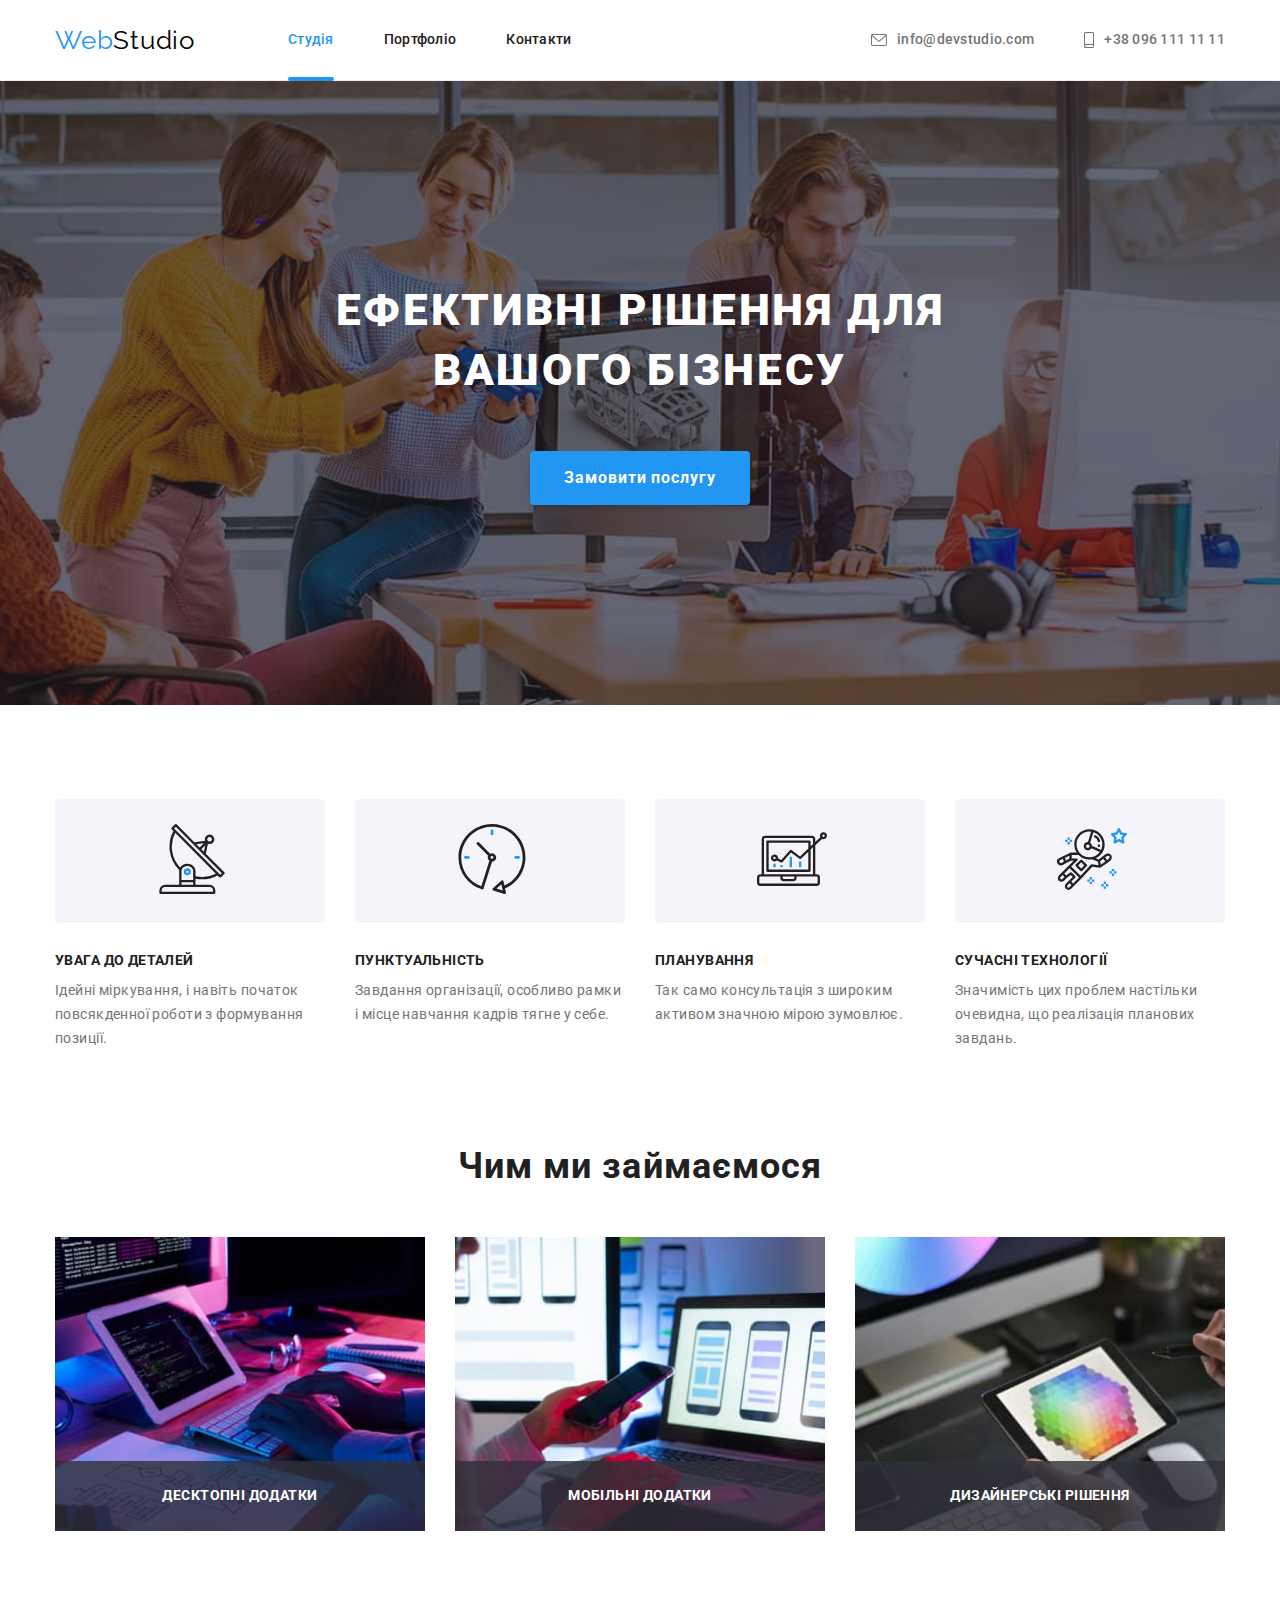
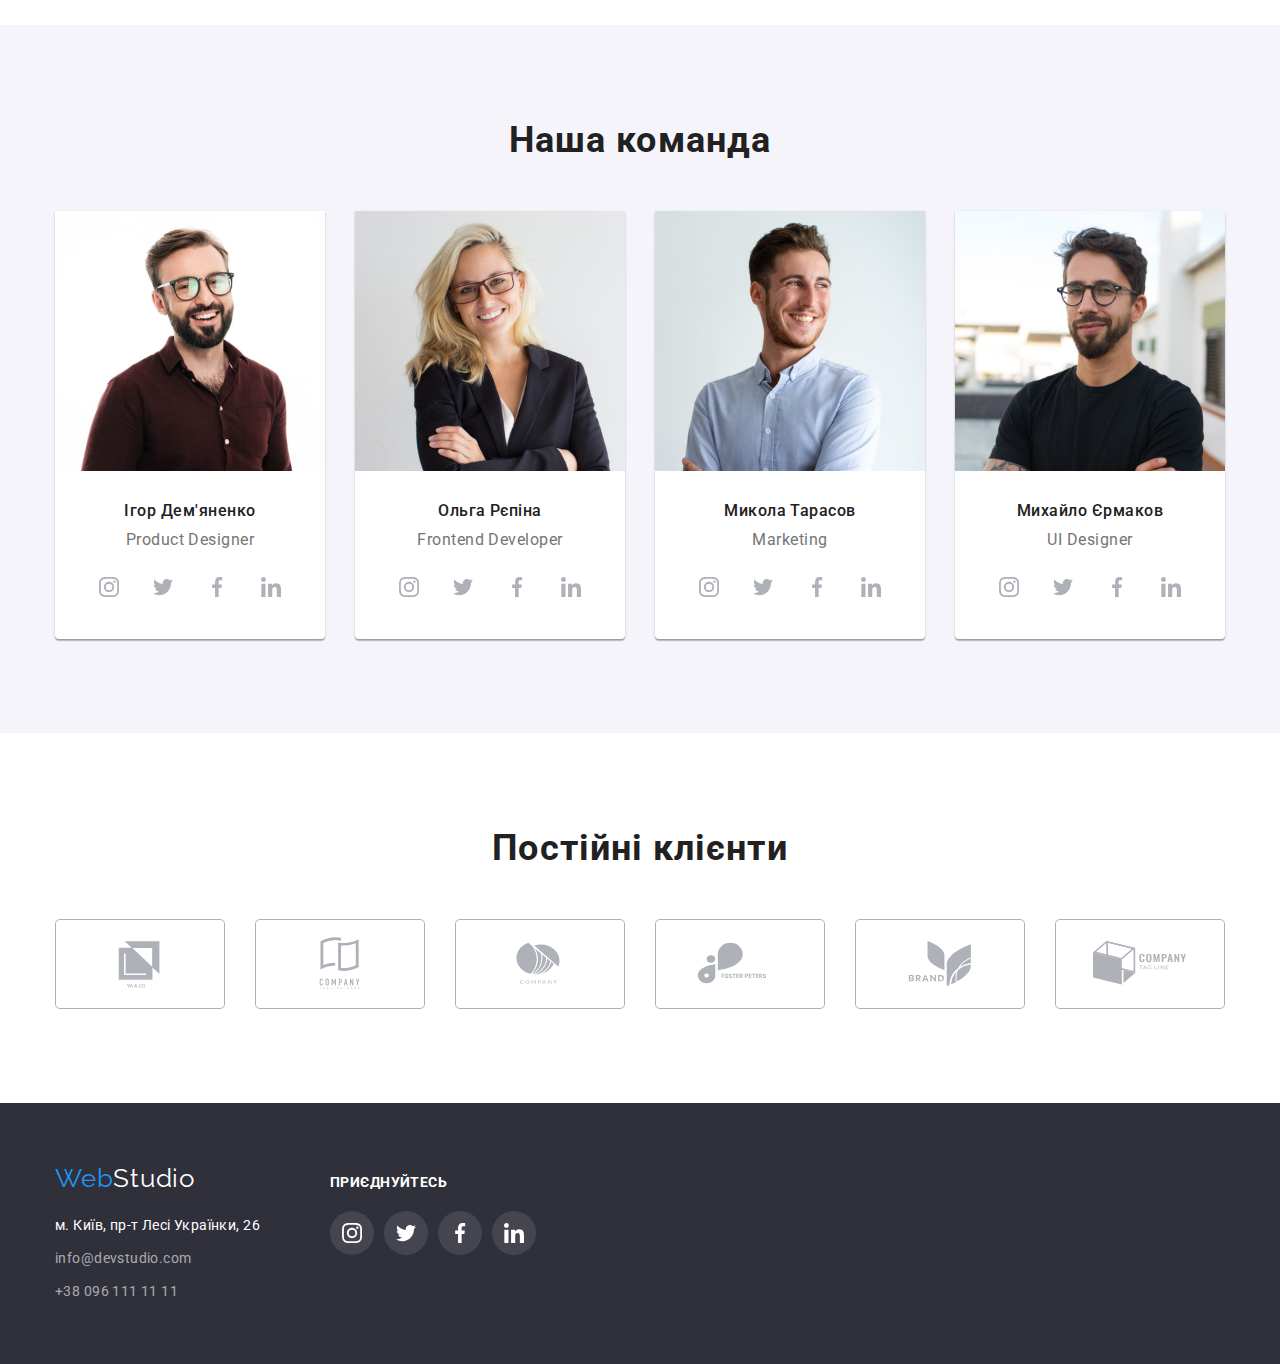
<file: index.html>
<!DOCTYPE html>
<html lang="uk">

<head>
  <meta charset="UTF-8">
  <meta http-equiv="X-UA-Compatible" content="IE=edge">
  <meta name="viewport" content="width=device-width, initial-scale=1.0">
  <title>Webstudio</title>
  <link rel="preconnect" href="https://fonts.googleapis.com">
  <link rel="preconnect" href="https://fonts.gstatic.com" crossorigin>
  <link href="https://fonts.googleapis.com/css2?family=Raleway:wght@700&family=Roboto:wght@400;500;700;900&display=swap" rel="stylesheet">
  <!-- Нормалізатор -->
  <link
    rel="stylesheet"
    href="https://cdnjs.cloudflare.com/ajax/libs/modern-normalize/1.0.0/modern-normalize.min.css">
  <link rel="stylesheet" type="text/css" href="./css/styles.css">
</head>

<body>
  <!-- Шапка сторінки -->
  <header class="header">
    <div class="container">
      <nav class="nav">
        <!-- Логотип -->
        <a href="./index.html" class="nav-logo link">
          <span class="nav-logo-color">Web</span>Studio
        </a>
        <!-- Навігація на інші сторінки -->
        <ul class="nav-list list">
          <li class="nav-list-item"><a href="./index.html" class="nav-link current link">Студія</a></li>
          <li class="nav-list-item"><a href="./portfolio.html" class="nav-link link">Портфоліо</a></li>
          <li class="nav-list-item"><a href="#" class="nav-link link">Контакти</a></li>
        </ul>
      </nav>
      <!-- Контакти -->
      <ul class="contact-list list">
        <li class="contact-list-item"><a class="contact-link link" href="mailto:info@devstudio.com">
          <svg class="icon-mail" width="16" height="12">
            <use href="./images/icons.svg#icon-envelope"></use>
          </svg>info@devstudio.com</a>
        </li>
        <li class="contact-list-item"><a class="contact-link link" href="tel:+380961111111">
          <svg class="icon-phone" width="10" height="16">
            <use href="./images/icons.svg#icon-smartphone"></use>
          </svg>+38 096 111 11 11</a>
        </li>
      </ul>
    </div>
  </header>

  <main>
    <section class="hero overlay">
      <div class="container">
        <h1 class="hero-title">Ефективні рішення для вашого бізнесу</h1>
        <button data-modal-open type="button" class="hero-btn">Замовити послугу</button>
      </div>
    </section>
    <section class="advantages">
      <div class="container">
        <h2 class="visually-hidden">Наші переваги</h2> 
        <ul class="advantages-list list">
          <li class="advantages-item">
            <div class="icon-wrap">
              <svg class="advantages-icon" width="70" height="70">
                <use href="images/icons.svg#icon-antenna_1"></use>
              </svg>
            </div>
            <h3 class="advantages-item-title">Увага до деталей</h3>
            <p class="advantages-item-text">Ідейні міркування, і навіть початок повсякденної роботи з формування позиції.</p>
          </li>
          <li class="advantages-item">
            <div class="icon-wrap">
              <svg class="advantages-icon" width="70" height="70">
                <use href="images/icons.svg#icon-clock_2"></use>
              </svg>
            </div>
            <h3 class="advantages-item-title">Пунктуальність</h3>
            <p class="advantages-item-text">Завдання організації, особливо рамки і місце навчання кадрів тягне у себе.</p>
         </li>
          <li class="advantages-item">
            <div class="icon-wrap">
              <svg class="advantages-icon" width="70" height="70">
                <use href="images/icons.svg#icon-diagram_3"></use>
              </svg>
            </div>
            <h3 class="advantages-item-title">Планування</h3>
            <p class="advantages-item-text">Так само консультація з широким активом значною мірою зумовлює.</p>
         </li>
         <li class="advantages-item">
          <div class="icon-wrap">
            <svg class="advantages-icon" width="70" height="70">
              <use href="images/icons.svg#icon-astronaut_4"></use>
            </svg>
          </div>
            <h3 class="advantages-item-title">Сучасні технології</h3>
            <p class="advantages-item-text">Значимість цих проблем настільки очевидна, що реалізація планових завдань.</p>
          </li>
        </ul>
      </div>
    </section>
    <section class="services">
      <div class="container">
        <h2 class="services-title">Чим ми займаємося</h2>
        <ul class="services-list list">
          <li class="services-item">
            <img src="./images/about_box_1.jpg" alt="десктопні додатки" class="services-item-image" width="370" height="294">
            <h3 class="item-title">Десктопні додатки</h3>
          </li>
          <li class="services-item">
            <img src="./images/about_box_2.jpg" alt="мобільні додатки" class="services-item-image" width="370" height="294">
            <h3 class="item-title">Мобільні додатки</h3>
          </li>
          <li class="services-item">
            <img src="./images/about_box_3.jpg" alt="дизайнерські рішення" class="services-item-image" width="370" height="294">
            <h3 class="item-title">Дизайнерські рішення</h3>
          </li>
        </ul>
      </div>
    </section>
    <section class="team">
      <div class="container">
        <h2 class="team-title">Наша команда</h2>
        <ul class="team-list list">
          <li class="team-item">
            <img src="./images/img_1.jpg" alt="фото співробітника" class="team-item-image" width="270" height="260">
            <div class="team-item-name">
              <h3 class="team-item-title">Ігор Дем'яненко</h3>
              <p lang="en" class="team-item-text">Product Designer</p>
              <ul class="team-soc-list list">
                <li class="team-soc-item"> 
                  <a href="#" target="_blank"
                    rel="noopener noreferrer nofollow"
                    class="team-soc-link link">
                    <svg class="team-soc-icon" width="20" height="20">
                      <use href="./images/icons.svg#icon-instagram_1"></use>
                    </svg>
                  </a>
                </li>
                <li class="team-soc-item"> 
                  <a href="#" target="_blank"
                    rel="noopener noreferrer nofollow"
                    class="team-soc-link link">
                    <svg class="team-soc-icon" width="20" height="20">
                      <use href="./images/icons.svg#icon-twitter_2"></use>
                    </svg> 
                  </a>
                </li>
                <li class="team-soc-item"> 
                  <a href="#" target="_blank"
                    rel="noopener noreferrer nofollow"
                    class="team-soc-link link">
                    <svg class="team-soc-icon" width="20" height="20">
                      <use href="./images/icons.svg#icon-facebook_3"></use>
                    </svg>
                  </a>
                </li>
                <li class="team-soc-item"> 
                  <a href="#" target="_blank"
                    rel="noopener noreferrer nofollow"
                    class="team-soc-link link">
                    <svg class="team-soc-icon" width="20" height="20">
                      <use href="./images/icons.svg#icon-linkedin_4"></use>
                    </svg>
                  </a>
                </li>
              </ul>
            </div>
          </li>
          <li class="team-item">
            <img src="./images/img_2.jpg" alt="фото співробітника" class="team-item-image" width="270" height="260">
            <div class="team-item-name">
              <h3 class="team-item-title">Ольга Рєпіна</h3>
              <p lang="en" class="team-item-text">Frontend Developer</p>
              <ul class="team-soc-list list">
                <li class="team-soc-item"> 
                  <a href="#" target="_blank"
                    rel="noopener noreferrer nofollow"
                    class="team-soc-link link">
                    <svg class="team-soc-icon" width="20" height="20">
                      <use href="./images/icons.svg#icon-instagram_1"></use>
                    </svg>
                  </a>
                </li>
                <li class="team-soc-item"> 
                  <a href="#" target="_blank"
                    rel="noopener noreferrer nofollow"
                    class="team-soc-link link">
                    <svg class="team-soc-icon" width="20" height="20">
                      <use href="./images/icons.svg#icon-twitter_2"></use>
                    </svg> 
                  </a>
                </li>
                <li class="team-soc-item"> 
                  <a href="#" target="_blank"
                    rel="noopener noreferrer nofollow"
                    class="team-soc-link link">
                    <svg class="team-soc-icon" width="20" height="20">
                      <use href="./images/icons.svg#icon-facebook_3"></use>
                    </svg>
                  </a>
                </li>
                <li class="team-soc-item"> 
                  <a href="#" target="_blank"
                    rel="noopener noreferrer nofollow"
                    class="team-soc-link link">
                    <svg class="team-soc-icon" width="20" height="20">
                      <use href="./images/icons.svg#icon-linkedin_4"></use>
                    </svg>
                  </a>
                </li>
              </ul>
            </div>
            </li>
          <li class="team-item">
            <img src="./images/img_3.jpg" alt="фото співробітника" class="team-item-image" width="270" height="260">
           <div class="team-item-name">
              <h3 class="team-item-title">Микола Тарасов</h3>
              <p lang="en" class="team-item-text">Marketing</p>
              <ul class="team-soc-list list">
                <li class="team-soc-item"> 
                  <a href="#" target="_blank"
                    rel="noopener noreferrer nofollow"
                    class="team-soc-link link">
                    <svg class="team-soc-icon" width="20" height="20">
                      <use href="./images/icons.svg#icon-instagram_1"></use>
                    </svg>
                  </a>
                </li>
                <li class="team-soc-item"> 
                  <a href="#" target="_blank"
                    rel="noopener noreferrer nofollow"
                    class="team-soc-link link">
                    <svg class="team-soc-icon" width="20" height="20">
                      <use href="./images/icons.svg#icon-twitter_2"></use>
                    </svg> 
                  </a>
                </li>
                <li class="team-soc-item"> 
                  <a href="#" target="_blank"
                    rel="noopener noreferrer nofollow"
                    class="team-soc-link link">
                    <svg class="team-soc-icon" width="20" height="20">
                      <use href="./images/icons.svg#icon-facebook_3"></use>
                    </svg>
                  </a>
                </li>
                <li class="team-soc-item"> 
                  <a href="#" target="_blank"
                    rel="noopener noreferrer nofollow"
                    class="team-soc-link link">
                    <svg class="team-soc-icon" width="20" height="20">
                      <use href="./images/icons.svg#icon-linkedin_4"></use>
                    </svg>
                  </a>
                </li>
              </ul>
           </div>
          </li>
          <li class="team-item">
            <img src="./images/img_4.jpg" alt="фото співробітника" class="team-item-image" width="270" height="260">
           <div class="team-item-name">
              <h3 class="team-item-title">Михайло Єрмаков</h3>
              <p lang="en" class="team-item-text">UI Designer</p>
              <ul class="team-soc-list list">
                <li class="team-soc-item"> 
                  <a href="#" target="_blank"
                    rel="noopener noreferrer nofollow"
                    class="team-soc-link link">
                    <svg class="team-soc-icon" width="20" height="20">
                      <use href="./images/icons.svg#icon-instagram_1"></use>
                    </svg>
                  </a>
                </li>
                <li class="team-soc-item"> 
                  <a href="#" target="_blank"
                    rel="noopener noreferrer nofollow"
                    class="team-soc-link link">
                    <svg class="team-soc-icon" width="20" height="20">
                      <use href="./images/icons.svg#icon-twitter_2"></use>
                    </svg> 
                  </a>
                </li>
                <li class="team-soc-item"> 
                  <a href="#" target="_blank"
                    rel="noopener noreferrer nofollow"
                    class="team-soc-link link">
                    <svg class="team-soc-icon" width="20" height="20">
                      <use href="./images/icons.svg#icon-facebook_3"></use>
                    </svg>
                  </a>
                </li>
                <li class="team-soc-item"> 
                  <a href="#" target="_blank"
                    rel="noopener noreferrer nofollow"
                    class="team-soc-link link">
                    <svg class="team-soc-icon" width="20" height="20">
                      <use href="./images/icons.svg#icon-linkedin_4"></use>
                    </svg>
                  </a>
                </li>
              </ul>
           </div>
          </li>
        </ul>
      </div>
    </section>
    <section class="client">
      <div class="container">
        <h2 class="client-title">Постійні клієнти</h2>
        <ul class="client-list list">
          <li class="client-item">
            <a href="#" target="_blank"
              rel="noopener noreferrer nofollow" class="client-link link">
              <svg class="client-icon" width="106" height="60">
                <use href="./images/icons.svg#icon-Logo_1"></use>
              </svg>
            </a>
          </li>
          <li class="client-item">
            <a href="#" target="_blank"
              rel="noopener noreferrer nofollow" class="client-link link">
              <svg class="client-icon" width="106" height="60">
                <use href="./images/icons.svg#icon-Logo_2"></use>
              </svg>
            </a>
          </li>
          <li class="client-item">
            <a href="#" target="_blank"
              rel="noopener noreferrer nofollow" class="client-link link">
              <svg class="client-icon" width="106" height="60">
                <use href="./images/icons.svg#icon-Logo_3"></use>
              </svg>
            </a>
          </li>
          <li class="client-item">
            <a href="#" target="_blank"
              rel="noopener noreferrer nofollow" class="client-link link">
              <svg class="client-icon" width="106" height="60">
                <use href="./images/icons.svg#icon-Logo_4"></use>
              </svg>
            </a>
          </li>
          <li class="client-item">
            <a href="#" target="_blank"
              rel="noopener noreferrer nofollow" class="client-link link">
              <svg class="client-icon" width="106" height="60">
                <use href="./images/icons.svg#icon-Logo_5"></use>
              </svg>
            </a>
          </li>
          <li class="client-item">
            <a href="#" target="_blank"
              rel="noopener noreferrer nofollow" class="client-link link">
              <svg class="client-icon" width="106" height="60">
                <use href="./images/icons.svg#icon-Logo_6"></use>
              </svg>
            </a>
          </li>
        </ul>
      </div>
    </section>
  </main>

  <footer class="footer">
      <div class="container">
        <div class="contacts">
          <a href="./index.html" class="footer-logo link">
            <span class="footer-logo-color">Web</span>Studio
          </a>
          <address class="footer-address">
            <ul class="footer-list list">
              <li class="footer-item address-item"><a href="https://goo.gl/maps/jQuCCiVG75yqvk8v8"
                target="_blank"
                rel="noopener noreferrer nofollow"
                class="adress footer-item-link link" 
                >м. Київ, пр-т Лесі Українки, 26</a></li>
              <li class="footer-item"><a href="mailto:info@devstudio.com" class="footer-item-link link">info@devstudio.com</a></li>
              <li class="footer-item no-margin"><a href="tel:+380961111111" class="footer-item-link link">+38 096 111 11 11</a></li>
            </ul>
          </address>
        </div>
        <div class="footer-socials"> 
          <p class="footer-text">приєднуйтесь</p>
          <ul class="footer-soc-list list">
            <li class="footer-soc-item"> 
              <a href="#" target="_blank"
                rel="noopener noreferrer nofollow"
                class="footer-soc-link link">
                  <svg class="footer-soc-icon" width="20" height="20">
                    <use href="./images/icons.svg#icon-instagram_1"></use>
                  </svg>
              </a>
            </li>
            <li class="footer-soc-item"> 
              <a href="#" target="_blank"
                rel="noopener noreferrer nofollow"
                class="footer-soc-link link">
                <svg class="footer-soc-icon" width="20" height="20">
                  <use href="./images/icons.svg#icon-twitter_2"></use>
                </svg> 
              </a>
            </li>
            <li class="footer-soc-item"> 
              <a href="#" target="_blank"
                rel="noopener noreferrer nofollow"
                class="footer-soc-link link">
                <svg class="footer-soc-icon" width="20" height="20">
                  <use href="./images/icons.svg#icon-facebook_3"></use>
                </svg>
              </a>
            </li>
            <li class="footer-soc-item"> 
              <a href="#" target="_blank"
                rel="noopener noreferrer nofollow"
                class="footer-soc-link link">
                <svg class="footer-soc-icon" width="20" height="20">
                  <use href="./images/icons.svg#icon-linkedin_4"></use>
                </svg>
              </a>
            </li>
          </ul>
        </div>
    </div>
  </footer>

  <div data-modal class="backdrop is-hidden">
    <div class="modal">
      <button data-modal-close class="close">
        <svg class="close-icon" width="18" height="18">
          <use href="./images/icons.svg#icon-close"></use>
        </svg>
      </button>
    </div>
  </div>
  <script src="./js/modal.js"></script>
</body>

</html>
</file>
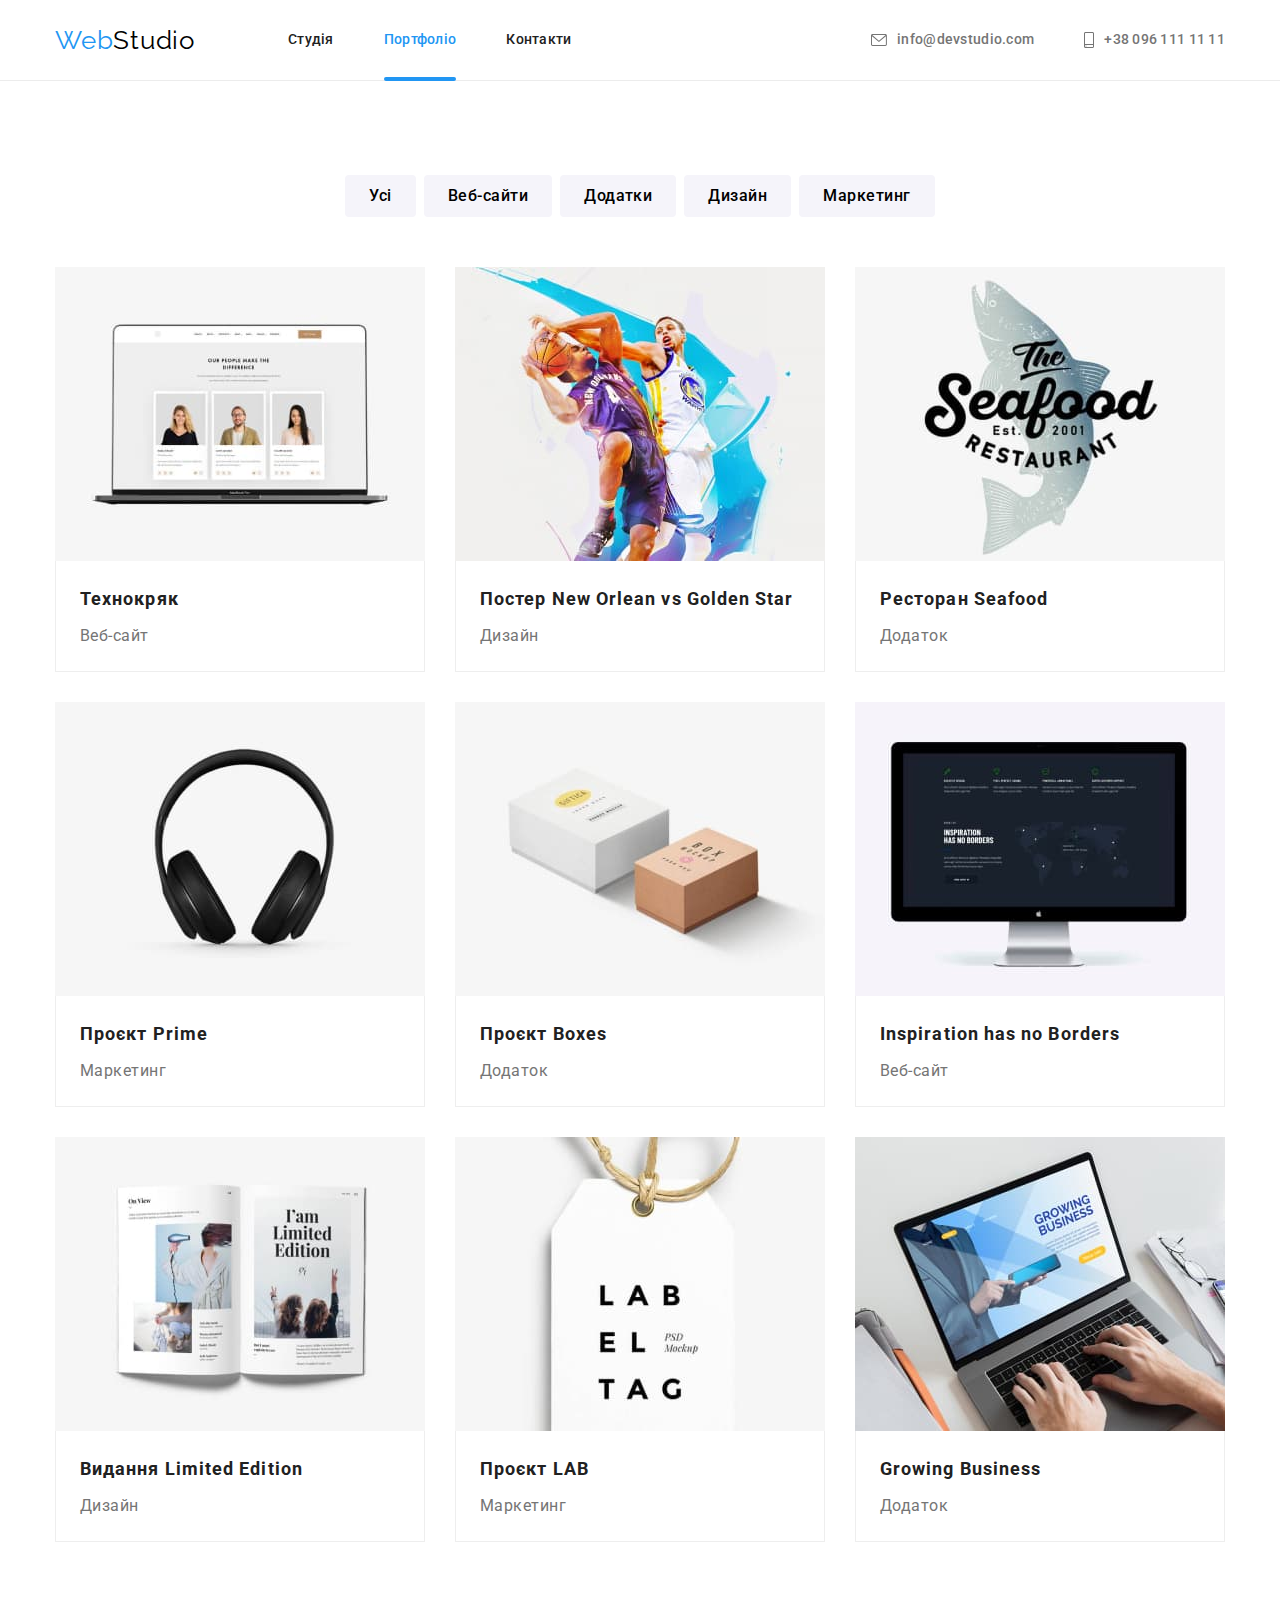
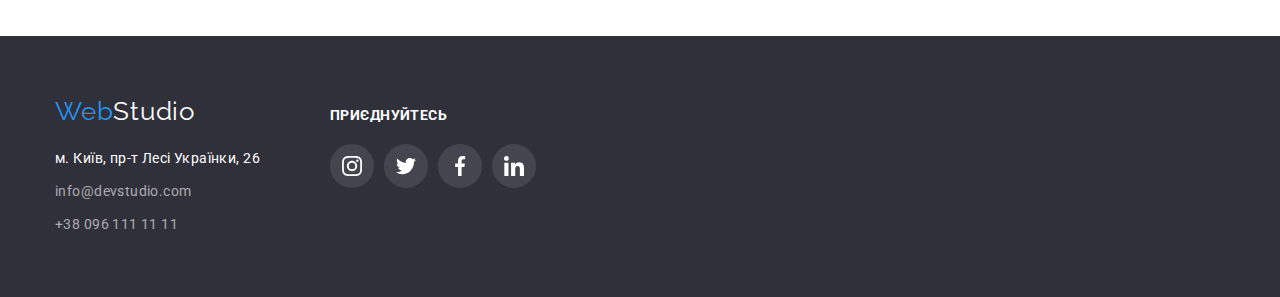
<file: portfolio.html>
<!DOCTYPE html>
<html lang="uk">

<head>
  <meta charset="UTF-8">
  <meta http-equiv="X-UA-Compatible" content="IE=edge">
  <meta name="viewport" content="width=device-width, initial-scale=1.0">
  <title>Portfolio</title>
  <link rel="preconnect" href="https://fonts.googleapis.com">
  <link rel="preconnect" href="https://fonts.gstatic.com" crossorigin>
  <link href="https://fonts.googleapis.com/css2?family=Raleway:wght@700&family=Roboto:wght@400;500;700;900&display=swap" rel="stylesheet">
  <!-- Нормалізатор -->
  <link
    rel="stylesheet"
    href="https://cdnjs.cloudflare.com/ajax/libs/modern-normalize/1.0.0/modern-normalize.min.css">
  <link rel="stylesheet" type="text/css" href="./css/styles.css">
</head>

<body>
  <header class="header">
    <div class="container">
      <nav class="nav">
        <!-- Логотип -->
        <a href="./index.html" class="nav-logo link">
          <span class="nav-logo-color">Web</span>Studio
        </a>
        <!-- Навігація на інші сторінки -->
        <ul class="nav-list list">
          <li class="nav-list-item"><a href="./index.html" class="nav-link link">Студія</a></li>
          <li class="nav-list-item"><a href="./portfolio.html" class="nav-link current link">Портфоліо</a></li>
          <li class="nav-list-item"><a href="#" class="nav-link link">Контакти</a></li>
        </ul>
      </nav>
      <!-- Контакти -->
      <ul class="contact-list list">
        <li class="contact-list-item"><a class="contact-link link" href="mailto:info@devstudio.com">
          <svg class="icon-mail" width="16" height="12">
            <use href="./images/icons.svg#icon-envelope"></use>
          </svg>info@devstudio.com</a>
        </li>
        <li class="contact-list-item"><a class="contact-link link" href="tel:+380961111111">
          <svg class="icon-phone" width="10" height="16">
            <use href="./images/icons.svg#icon-smartphone"></use>
          </svg>+38 096 111 11 11</a>
        </li>
      </ul>
    </div>
  </header>

  <main>
    <section class="portfolio">
     <div class="container">
        <h1 class="visually-hidden">Портфоліо</h1>
        <ul class="filter-list list">
          <li class="filter-list-item">
            <button type="button" class="filter-button">Усі</button> 
          </li>
          <li class="filter-list-item">
            <button type="button" class="filter-button">Веб-сайти</button> 
          </li>
          <li class="filter-list-item">
            <button type="button" class="filter-button">Додатки</button> 
          </li>
          <li class="filter-list-item">
            <button type="button" class="filter-button">Дизайн</button> 
          </li>
          <li class="filter-list-item">
            <button type="button" class="filter-button">Маркетинг</button> 
          </li>
        </ul>
        <ul class="work-list list">
          <li class="work-list-item">
            <a href="#" class="work-link link">
              <div class="work-top-wrap">
                <img src="./images/prt1.jpg" alt="фото" class="work-image" width="370" height="294">
                <p class="work-top-text">Ресурс пропонує комплексні пропозиції з різним рівнем функціоналу та сервісів. Все це дозволить відвідувачу отримати вичерпні відомості про компанію чи приватну особу.</p>
              </div>
                <div class="work-wrap">
                  <h2 class="work-title">Технокряк</h2>
                  <p class="work-text">Веб-сайт</p>
                </div>
            </a>
          </li>
          <li class="work-list-item">
            <a href="#" class="work-link link">
              <div class="work-top-wrap">
                <img src="./images/prt2.jpg" alt="фото" class="work-image" width="370" height="294">
                <p class="work-top-text">Ресурс пропонує комплексні пропозиції з різним рівнем функціоналу та сервісів. Все це дозволить відвідувачу отримати вичерпні відомості про компанію чи приватну особу.</p>
              </div>
              <div class="work-wrap">
                <h2 class="work-title">Постер New Orlean vs Golden Star</h2>
                <p class="work-text">Дизайн</p>
              </div>
            </a>
          </li>
          <li class="work-list-item">
            <a href="#" class="work-link link">
              <div class="work-top-wrap">
                <img src="./images/prt3.jpg" alt="фото" class="work-image" width="370" height="294">
                <p class="work-top-text">Ресурс пропонує комплексні пропозиції з різним рівнем функціоналу та сервісів. Все це дозволить відвідувачу отримати вичерпні відомості про компанію чи приватну особу.</p>
              </div>
              <div class="work-wrap">
                <h2 class="work-title">Ресторан Seafood</h2>
                <p class="work-text">Додаток</p>
              </div>
            </a>
          </li>
          <li class="work-list-item">
            <a href="#" class="work-link link">
              <div class="work-top-wrap">
                <img src="./images/prt4.jpg" alt="фото" class="work-image" width="370" height="294">
                <p class="work-top-text">Ресурс пропонує комплексні пропозиції з різним рівнем функціоналу та сервісів. Все це дозволить відвідувачу отримати вичерпні відомості про компанію чи приватну особу.</p>
              </div>
              <div class="work-wrap">
                <h2 class="work-title">Проєкт Prime</h2>
                <p class="work-text">Маркетинг</p>
              </div>
            </a>
          </li>
          <li class="work-list-item">
            <a href="#" class="work-link link">
              <div class="work-top-wrap">
                <img src="./images/prt5.jpg" alt="фото" class="work-image" width="370" height="294">
                <p class="work-top-text">Ресурс пропонує комплексні пропозиції з різним рівнем функціоналу та сервісів. Все це дозволить відвідувачу отримати вичерпні відомості про компанію чи приватну особу.</p>
              </div>
              <div class="work-wrap">
                <h2 class="work-title">Проєкт Boxes</h2>
                <p class="work-text">Додаток</p>
              </div>
            </a>
          </li>
          <li class="work-list-item">
            <a href="#" class="work-link link">
              <div class="work-top-wrap">
                <img src="./images/prt6.jpg" alt="фото" class="work-image" width="370" height="294">
                <p class="work-top-text">Ресурс пропонує комплексні пропозиції з різним рівнем функціоналу та сервісів. Все це дозволить відвідувачу отримати вичерпні відомості про компанію чи приватну особу.</p>
              </div>
              <div class="work-wrap">
                <h2 class="work-title">Inspiration has no Borders</h2>
                <p class="work-text">Веб-сайт</p>
              </div>
            </a>
          </li>
          <li class="work-list-item">
            <a href="#" class="work-link link">
              <div class="work-top-wrap">
                <img src="./images/prt7.jpg" alt="фото" class="work-image" width="370" height="294">
                <p class="work-top-text">Ресурс пропонує комплексні пропозиції з різним рівнем функціоналу та сервісів. Все це дозволить відвідувачу отримати вичерпні відомості про компанію чи приватну особу.</p>
              </div>
              <div class="work-wrap">
                <h2 class="work-title">Видання Limited Edition</h2>
                <p class="work-text">Дизайн</p>
              </div>
            </a>
          </li>
          <li class="work-list-item">
            <a href="#" class="work-link link">
              <div class="work-top-wrap">
                <img src="./images/prt8.jpg" alt="фото" class="work-image" width="370" height="294">
                <p class="work-top-text">Ресурс пропонує комплексні пропозиції з різним рівнем функціоналу та сервісів. Все це дозволить відвідувачу отримати вичерпні відомості про компанію чи приватну особу.</p>
              </div>
              <div class="work-wrap">
                <h2 class="work-title">Проєкт LAB</h2>
                <p class="work-text">Маркетинг</p>
              </div>
            </a>
          </li>
          <li class="work-list-item">
            <a href="#" class="work-link link">
              <div class="work-top-wrap">
                <img src="./images/prt9.jpg" alt="фото" class="work-image" width="370" height="294">
                <p class="work-top-text">Ресурс пропонує комплексні пропозиції з різним рівнем функціоналу та сервісів. Все це дозволить відвідувачу отримати вичерпні відомості про компанію чи приватну особу.</p>
              </div>
              <div class="work-wrap">
                <h2 class="work-title">Growing Business</h2>
                <p class="work-text">Додаток</p>
              </div>
            </a>
          </li>
        </ul>
     </div>
    </section>
  </main>

  <footer class="footer">
    <div class="container">
      <div class="contacts">
        <a href="./index.html" class="footer-logo link">
          <span class="footer-logo-color">Web</span>Studio
        </a>
        <address class="footer-address">
          <ul class="footer-list list">
            <li class="footer-item address-item"><a href="https://goo.gl/maps/jQuCCiVG75yqvk8v8"
              target="_blank"
              rel="noopener noreferrer nofollow"
              class="adress footer-item-link link" 
              >м. Київ, пр-т Лесі Українки, 26</a></li>
            <li class="footer-item"><a href="mailto:info@devstudio.com" class="footer-item-link link">info@devstudio.com</a></li>
            <li class="footer-item no-margin"><a href="tel:+380961111111" class="footer-item-link link">+38 096 111 11 11</a></li>
          </ul>
        </address>
      </div>
      <div class="footer-socials"> 
        <p class="footer-text">приєднуйтесь</p>
        <ul class="footer-soc-list list">
          <li class="footer-soc-item"> 
            <a href="#" target="_blank"
              rel="noopener noreferrer nofollow"
              class="footer-soc-link link">
                <svg class="footer-soc-icon" width="20" height="20">
                  <use href="./images/icons.svg#icon-instagram_1"></use>
                </svg>
            </a>
          </li>
          <li class="footer-soc-item"> 
            <a href="#" target="_blank"
              rel="noopener noreferrer nofollow"
              class="footer-soc-link link">
              <svg class="footer-soc-icon" width="20" height="20">
                <use href="./images/icons.svg#icon-twitter_2"></use>
              </svg> 
            </a>
          </li>
          <li class="footer-soc-item"> 
            <a href="#" target="_blank"
              rel="noopener noreferrer nofollow"
              class="footer-soc-link link">
              <svg class="footer-soc-icon" width="20" height="20">
                <use href="./images/icons.svg#icon-facebook_3"></use>
              </svg>
            </a>
          </li>
          <li class="footer-soc-item"> 
            <a href="#" target="_blank"
              rel="noopener noreferrer nofollow"
              class="footer-soc-link link">
              <svg class="footer-soc-icon" width="20" height="20">
                <use href="./images/icons.svg#icon-linkedin_4"></use>
              </svg>
            </a>
          </li>
        </ul>
      </div>
  </div>
</footer>
</body>

</html>
</file>
<file: css/styles.css>
:root {
  --light-color: #FFFFFF;
  --main: #212121;
  --logo-color: #000;
  --action: #2196f3;
  --button-hover: #188CE8;
  --text: #757575;
  --dark-bg: #2f303a;
  --light-bg: #f5f4fa;
  --border: #eee;
  --footer-text: rgba(255, 255, 255, 0.6);
  --footer-bg: rgba(255, 255, 255, 0.1);
  --header-border: #ececec;
  --icon-color: #AFB1B8;
  --hero-bg: #C4C4C4;
}

p,h1,h2,h3,h4,h5,h6 {
  margin: 0;
}

ul,ol {
  margin: 0;
  padding-left: 0;
}

button {
  cursor: pointer;
}

address {
  font-style: normal;
}

img {
  display: block;
}

*,
*::before,
*::after {
  box-sizing: border-box;
}

body {
  font-family: 'Roboto', sans-serif;
  background: var(--body-bg);
  color: var(--main);
}

.list {
  list-style: none;
}

.link {
  text-decoration: none;
}

.container {
  width: 1200px;
  padding-left: 15px;
  padding-right: 15px;
  margin: 0 auto;
}

.visually-hidden {
  position: absolute;
  width: 1px;
  height: 1px;
  margin: -1px;
  border: 0;
  padding: 0;
  white-space: nowrap;
  clip-path: inset(100%);
  clip: rect(0 0 0 0);
  overflow: hidden;
}

/* HEADER*/

.header {
  background: var(--light-color);
  border-bottom: 1px solid var(--header-border);
}

.header .container {
  display: flex;
  align-items: center;
  justify-content: space-between;
}

.nav {
  display: flex;
  align-items: center;
  gap: 93px;
}

.nav-logo {
  font-family: 'Raleway', sans-serif;
  font-size: 26px;
  line-height: 1.19;
  letter-spacing: 0.03em;
  color: var(--logo-color);
}

.nav-logo-color,
.nav-link.current {
  color: var(--action);
}

.nav-list, .contact-list {
  display: flex;
  justify-content:center;
  gap: 50px;
}

.nav-link,
.contact-link {
  font-weight: 500;
  font-size: 14px;
  line-height: 1.14;
  letter-spacing: 0.02em;
  color: inherit;
  padding: 32px 0;
  display: block;
  transition: color 250ms cubic-bezier(0.4, 0, 0.2, 1);
}

.contact-link {
  display: flex;
  align-items: center;
  gap: 10px;
  color: var(--text);
}

.nav-link:hover,
.nav-link:focus,
.contact-link:hover,
.contact-link:focus {
  color: var(--action);
} 

.nav-link {
  position: relative;
}

.nav-link::after {
  content: "";
  position: absolute;
  bottom: -1px;
  left: 0;  
  width: 100%;
  height: 4px;
  background: transparent;
  border-radius: 2px;
  transition: background-color 250ms cubic-bezier(0.4, 0, 0.2, 1);
}

.nav-link.current::after {
  background-color: var(--action);
}

.icon-mail, .icon-phone {
  fill: currentcolor;
}

/* HERO*/
.hero {
  background: var(--hero-bg);
  padding-top: 200px;
  padding-bottom: 200px;
  text-align: center;
  margin: 0 auto;
}

.overlay {
  background-image: linear-gradient( 
    rgba(47, 48, 58, 0.4),
    rgba(47, 48, 58, 0.4)
    ),
    url("../images/hero_img.jpg");
  background-repeat: no-repeat;
  max-width: 1600px;
  background-size: cover;
  background-position: center;
}

.hero-title {
  max-width: 696px;
  margin: 0 auto 50px;
  font-weight: 900;
  font-size: 44px;
  line-height: 1.36;
  text-align: center;
  letter-spacing: 0.06em;
  text-transform: uppercase;
  color: var(--light-color);
}

.hero-btn {
  background: var(--action);
  box-shadow: 0px 4px 4px rgba(0, 0, 0, 0.15);
  border-radius: 4px;
  font-family: inherit;
  font-weight: 700;
  font-size: 16px;
  line-height: 1.88;
  letter-spacing: 0.06em;
  padding: 10px 32px;
  color: var(--light-color);
  border-color: transparent;
  cursor: pointer;
  transition: color 250ms cubic-bezier(0.4, 0, 0.2, 1), background-color 250ms cubic-bezier(0.4, 0, 0.2, 1);
}
 
.hero-btn:hover {
  background: var(--button-hover);
}

/* ADVANTAGES*/

.advantages {
  padding-top: 94px;
  padding-bottom: 94px;
}

.advantages-list {
  display: flex;
  gap: 30px;
}

.advantages-item {
  width: calc((100% - 90px) / 4);
}

.icon-wrap {
  padding: 25px 102px;
  background: var(--light-bg);
  border-radius: 4px;
}

.advantages-item-title {
  font-size: 14px;
  line-height: 1.14;
  letter-spacing: 0.03em;
  text-transform: uppercase;
  margin: 30px 0 10px;
}

.advantages-item-text {
  font-size: 14px;
  line-height: 1.71;
  letter-spacing: 0.03em;
  color: var(--text);
}

/*SERVICES*/

.services {
  padding-bottom: 94px;
}

.services-title,
.team-title,
.client-title {
  font-size: 36px;
  line-height: 1.17;
  text-align: center;
  letter-spacing: 0.03em;
  margin-bottom: 50px;
}

.services-list {
  display: flex;
  align-items: center;
  gap: 30px;
}

.services-item {
  position: relative;
  width: calc((100% - 60px) / 3);
}

.item-title {
  position: absolute;
  bottom: 0;
  width: 100%;
  text-align: center;
  background: rgba(47, 48, 58, 0.8);
  padding: 27px 0;
  font-size: 14px;
  line-height: 1.14;
  letter-spacing: 0.03em;
  text-transform: uppercase;
  color: var(--light-color);
}

.team-list {
  display: flex;
  align-items: center;
  gap: 30px;
}
.team {
  background: var(--light-bg);
  padding-top: 94px;
  padding-bottom: 94px;
}

.team-item {
  background: var(--light-color);
  box-shadow: 0px 1px 3px rgba(0, 0, 0, 0.12), 0px 1px 1px rgba(0, 0, 0, 0.14), 0px 2px 1px rgba(0, 0, 0, 0.2);
  border-radius: 0px 0px 4px 4px;
  width: calc((100% - 90px)/4);
}
 
.team-item-name {
  padding-top: 30px;
  padding-bottom: 30px;
}

.team-item-title {
  font-weight: 500;
  margin-bottom: 10px;
}

.team-item-title,
.team-item-text {
  font-size: 16px;
  line-height: 1.19;
  text-align: center;
  letter-spacing: 0.03em;
}

.team-item-text {
  color: var(--text);
  margin-bottom: 16px;
}

.team-soc-list {
display: flex;
justify-content: center;
gap: 10px;
}

.team-soc-item {
 height: 44px;
 width: 44px;
}

.team-soc-link {
  height: 100%;
  width: 100%;
  border-radius: 50%;
  display: flex;
  align-items: center;
  justify-content: center;
  transition: background-color 250ms cubic-bezier(0.4, 0, 0.2, 1);
}

.team-soc-icon {
  fill: var(--icon-color);
  transition: fill 250ms cubic-bezier(0.4, 0, 0.2, 1);
}

.team-soc-link:hover, .team-soc-link:focus {
  background-color: var(--action);
}

.team-soc-link:hover .team-soc-icon {
  fill : var(--light-color);
} 

.team-soc-link:focus .team-soc-icon {
  fill : var(--light-color);
}

.client {
  padding-top: 94px;
  padding-bottom: 94px;
}

.client-list {
  display: flex;
  gap: 30px;
}

.client-item {
  width: calc((100% - 150px) / 6);
  height: 90px;
}

.client-link {
  width: 100%;
  height: 100%;
  border: 1px solid var(--icon-color);
  border-radius: 5px;
  display: flex;
  align-items: center;
  justify-content: center;
  transition: border-color 250ms cubic-bezier(0.4, 0, 0.2, 1);
}

.client-icon {
  fill: var(--icon-color);
  transition: fill 250ms cubic-bezier(0.4, 0, 0.2, 1);
}

.client-icon:hover, .client-icon:focus {
  fill: var(--action);
}

.client-link:hover, .client-link:focus {
  border-color: var(--action);
} 

.client-link:hover .client-icon, .client-link:focus .client-icon {
  fill: var(--action);
}

/*FOOTEER*/

.footer {
  background: var(--dark-bg);
  padding-top: 60px;
  padding-bottom: 60px;
}

.footer .container {
  display: flex;
  align-items: baseline;
  gap: 70px;
}

.footer-logo {
  font-family: 'Raleway', sans-serif;
  font-size: 26px;
  line-height: 1.19;
  letter-spacing: 0.03em;
  color: var(--light-color);
  display: inline-block;
  margin-bottom: 20px;
}

.footer-logo-color {
  color: var(--action);
}

.footer-item:not(:last-child) {
margin-bottom: 9px;
}

.footer-item-link {
  font-size: 14px;
  line-height: 1.71;
  letter-spacing: 0.03em;
  color: var(--footer-text);
  transition: color 250ms cubic-bezier(0.4, 0, 0.2, 1);
}

.footer-item-link.adress {
  color: var(--light-color);
}

.footer-item-link:hover,
.footer-item-link:focus {
  color: var(--action);
}

.footer-text {
  margin-bottom: 20px;
  font-weight: 700;
  font-size: 14px;
  line-height: 1.14;
  letter-spacing: 0.03em;
  text-transform: uppercase;
  color: var(--light-color);
}

.footer-soc-list {
  display: flex;
  justify-content: center;
  gap: 10px;
}
  
.footer-soc-item {
  height: 44px;
  width: 44px;
}
    
.footer-soc-link {
  height: 100%;
  width: 100%;
  border-radius: 50%;
  background-color: var(--footer-bg);
  display: flex;
  align-items: center;
  justify-content: center;
  transition: background-color 250ms cubic-bezier(0.4, 0, 0.2, 1);
}
    
.footer-soc-icon {
  fill: var(--light-color);          
  transition: fil 250ms cubic-bezier(0.4, 0, 0.2, 1);
}
    
.footer-soc-link:hover, .footer-soc-link:focus {
  background-color: var(--action);
}
  
/*PORTFOLIO SECTION*/

.portfolio {
  padding-top: 94px;
  padding-bottom: 94px;
}

.filter-list {
  display: flex;
  justify-content: center;
  gap: 8px;
  margin-bottom: 50px;
}

.filter-button {
  padding: 6px 22px;
  border-radius: 4px;
  cursor: pointer;
  font-weight: 500;
  font-size: 16px;
  line-height: 1.62;
  letter-spacing: 0.03em;
  border-color: transparent;
  font-family: inherit;
  background: var(--light-bg);
  transition: color 250ms cubic-bezier(0.4, 0, 0.2, 1), background-color 250ms cubic-bezier(0.4, 0, 0.2, 1), box-shadow 250ms cubic-bezier(0.4, 0, 0.2, 1);
}

.filter-button:hover,
.filter-button:focus {
  color: var(--light-color);
  background-color: var(--action);
  box-shadow: 0px 3px 1px rgba(0, 0, 0, 0.1), 0px 1px 2px rgba(0, 0, 0, 0.08), 0px 2px 2px rgba(0, 0, 0, 0.12);
}

.work-list {
  display: flex;
  flex-wrap: wrap;
  gap: 30px;
}

.work-list-item {
  background: var(--light-color);
  width: calc((100% - 60px)/3);
}

.work-link:hover .work-top-text,
.work-link:focus .work-top-text {
  transform: translatey(0);
}

.work-link {
  display: block;
  transition: box-shadow 250ms cubic-bezier(0.4, 0, 0.2, 1);
}

.work-link:hover,
.work-link:focus {
  box-shadow: 0px 1px 1px rgba(0, 0, 0, 0.12), 0px 4px 4px rgba(0, 0, 0, 0.06), 1px 4px 6px rgba(0, 0, 0, 0.16);
}

.work-top-wrap {
  position: relative;
  overflow: hidden;
}

.work-top-text {
  position: absolute;
  top: 1px;
  padding: 63px 24px;
  color: var(--light-color);
  font-size: 18px;
  line-height: 1.56;
  letter-spacing: 0.03em;
  background-color: rgba(33, 150, 243, 0.9);
  height: 100%;
  transform: translatey(100%);
  transition: transform 250ms cubic-bezier(0.4, 0, 0.2, 1);
}

.work-wrap {
  padding: 20px 24px;
  border-left: 1px solid #EEEEEE;
  border-right: 1px solid #EEEEEE;
  border-bottom: 1px solid #EEEEEE;
}

.work-title {
  color: var(--main);
  font-size: 18px;
  line-height: 2;
  letter-spacing: 0.06em;
  margin-bottom: 4px;
}

.work-text {
  font-size: 16px;
  line-height: 1.88;
  letter-spacing: 0.03em;
  color: var(--text);
}

.backdrop {
  position: fixed;
  top: 0;
  left: 0; 
  width: 100vw;
  height: 100vh;
  background: rgba(0, 0, 0, 0.2);
}

.backdrop.is-hidden {
  opacity: 0;
  pointer-events: none;
  transition: opacity 750ms cubic-bezier(0.4, 0, 0.2, 1);
}

.modal {
  position: absolute;
  width: 528px;
  height: 581px;
  left: 50%;
  top: 50%;
  transform: translate(-50%, -50%) scale(1);
  background-color: var(--light-color);
  box-shadow: 0px 1px 3px rgba(0, 0, 0, 0.12), 0px 1px 1px rgba(0, 0, 0, 0.14), 0px 2px 1px rgba(0, 0, 0, 0.2);
  border-radius: 4px;
  transition: transform 750ms cubic-bezier(0.4, 0, 0.2, 1);
}

.backdrop.is-hidden .modal {
  transform: translate(-50%, -50%) scale(0.6);
}

.close {
  position: absolute;
  top: 8px;
  right: 8px;
  width: 30px;
  height: 30px;
  background: var(--light-color);
  border: 1px solid rgba(0, 0, 0, 0.1);
  border-radius: 50%;
  padding: 0;
  display: flex;
  align-items: center;
  justify-content: center;
}
</file>
